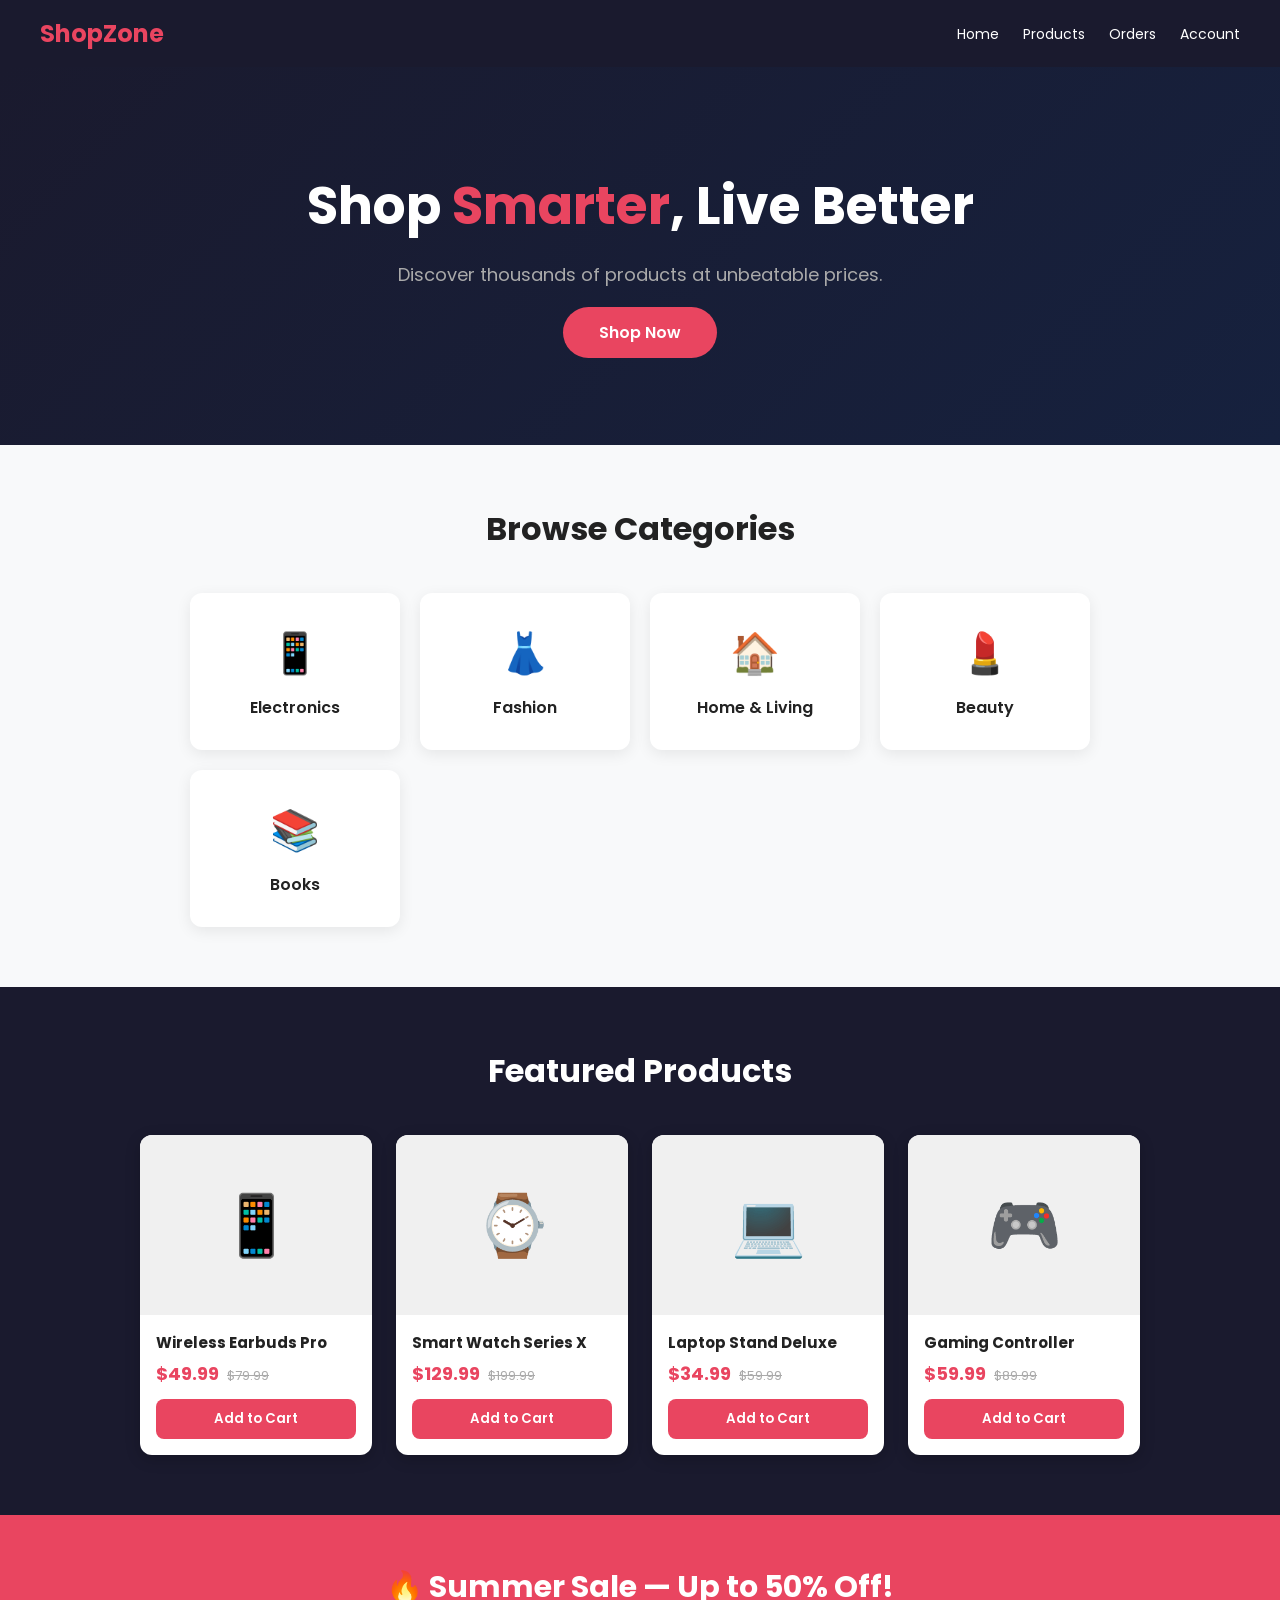
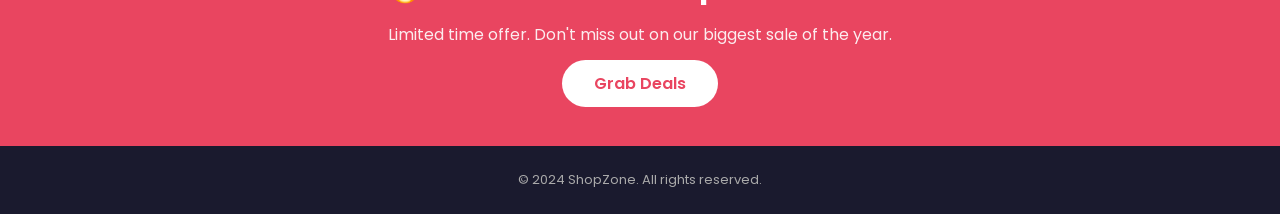
<file: src/frontend/index.html>
<!-- src/frontend/index.html -->
<!DOCTYPE html>
<html lang="en">
<head>
  <meta charset="UTF-8">
  <meta name="viewport" content="width=device-width, initial-scale=1.0">
  <title>ShopZone - Home</title>
  <link rel="stylesheet" href="style.css">
  <link href="https://fonts.googleapis.com/css2?family=Poppins:wght@300;400;600;700&display=swap" rel="stylesheet">
</head>
<body>

  <nav>
    <div class="logo">ShopZone</div>
    <ul>
      <li><a href="#">Home</a></li>
      <li><a href="../product-service/index.html">Products</a></li>
      <li><a href="../order-service/index.html">Orders</a></li>
      <li><a href="../user-service/index.html">Account</a></li>
    </ul>
  </nav>

  <section class="hero">
    <h1>Shop <span>Smarter</span>, Live Better</h1>
    <p>Discover thousands of products at unbeatable prices.</p>
    <a href="../product-service/index.html">Shop Now</a>
  </section>

  <section class="categories">
    <h2>Browse Categories</h2>
    <div class="category-grid">
      <div class="category-card"><div class="icon">📱</div><h3>Electronics</h3></div>
      <div class="category-card"><div class="icon">👗</div><h3>Fashion</h3></div>
      <div class="category-card"><div class="icon">🏠</div><h3>Home & Living</h3></div>
      <div class="category-card"><div class="icon">💄</div><h3>Beauty</h3></div>
      <div class="category-card"><div class="icon">📚</div><h3>Books</h3></div>
    </div>
  </section>

  <section class="featured">
    <h2>Featured Products</h2>
    <div class="product-grid">
      <div class="product-card">
        <div class="product-img">📱</div>
        <div class="product-info">
          <h4>Wireless Earbuds Pro</h4>
          <div><span class="price">$49.99</span><span class="old-price">$79.99</span></div>
          <button class="btn-cart">Add to Cart</button>
        </div>
      </div>
      <div class="product-card">
        <div class="product-img">⌚</div>
        <div class="product-info">
          <h4>Smart Watch Series X</h4>
          <div><span class="price">$129.99</span><span class="old-price">$199.99</span></div>
          <button class="btn-cart">Add to Cart</button>
        </div>
      </div>
      <div class="product-card">
        <div class="product-img">💻</div>
        <div class="product-info">
          <h4>Laptop Stand Deluxe</h4>
          <div><span class="price">$34.99</span><span class="old-price">$59.99</span></div>
          <button class="btn-cart">Add to Cart</button>
        </div>
      </div>
      <div class="product-card">
        <div class="product-img">🎮</div>
        <div class="product-info">
          <h4>Gaming Controller</h4>
          <div><span class="price">$59.99</span><span class="old-price">$89.99</span></div>
          <button class="btn-cart">Add to Cart</button>
        </div>
      </div>
    </div>
  </section>

  <section class="banner">
    <h2>🔥 Summer Sale — Up to 50% Off!</h2>
    <p>Limited time offer. Don't miss out on our biggest sale of the year.</p>
    <a href="../product-service/index.html">Grab Deals</a>
  </section>

  <footer>
    <p>© 2024 ShopZone. All rights reserved.</p>
  </footer>

</body>
</html>
</file>
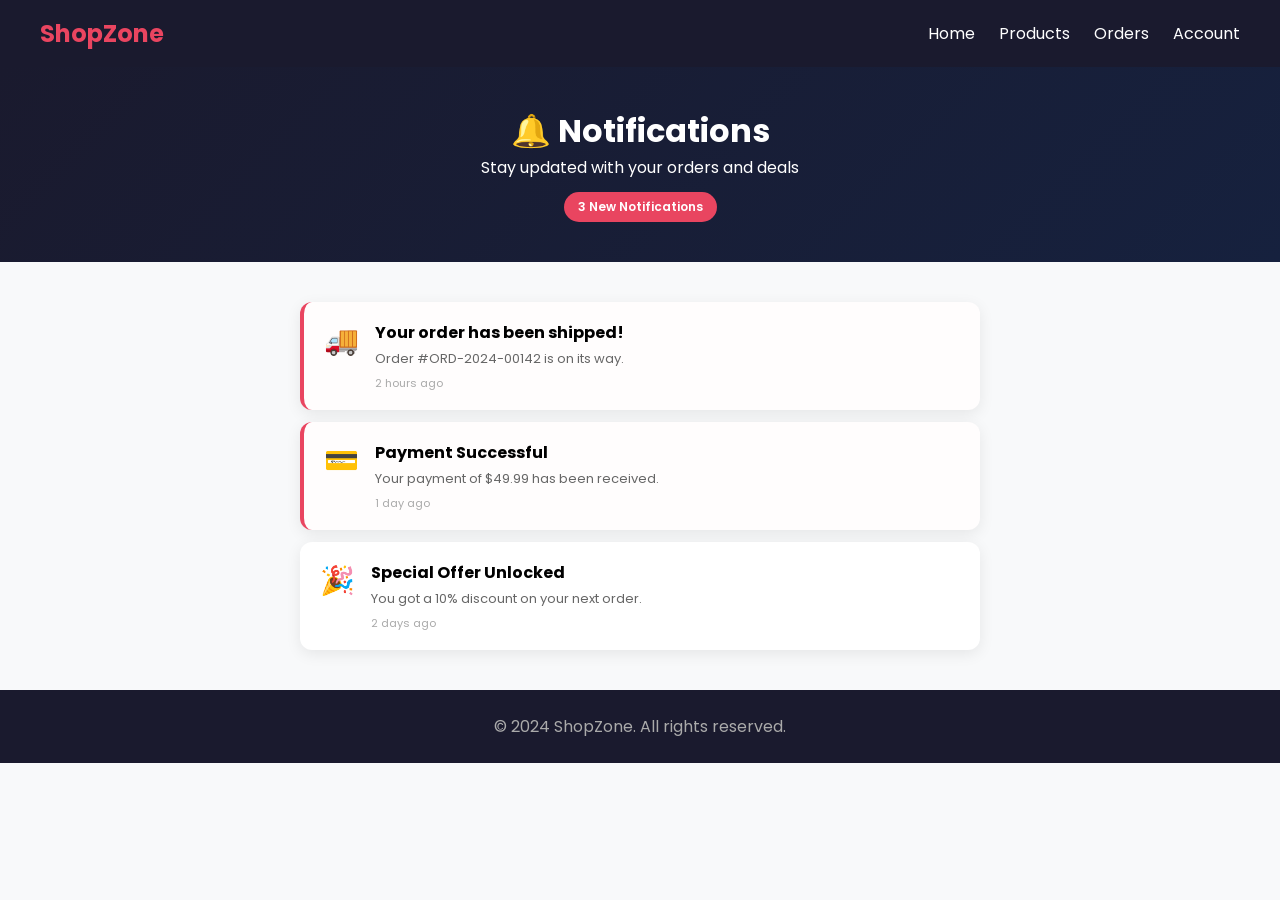
<file: src/notification-service/index.html>
<!-- src/notification-service/index.html -->

<!DOCTYPE html>
<html lang="en">
<head>
  <meta charset="UTF-8">
  <meta name="viewport" content="width=device-width, initial-scale=1.0">
  <title>ShopZone - Notifications</title>

  <link rel="stylesheet" href="style.css">
  <link href="https://fonts.googleapis.com/css2?family=Poppins:wght@300;400;600;700&display=swap" rel="stylesheet">
</head>

<body>

  <nav>
    <div class="logo">ShopZone</div>

    <ul>
      <li><a href="../frontend/index.html">Home</a></li>
      <li><a href="../product-service/index.html">Products</a></li>
      <li><a href="../order-service/index.html">Orders</a></li>
      <li><a href="../user-service/index.html">Account</a></li>
    </ul>
  </nav>

  <div class="page-header">
    <h1>🔔 Notifications</h1>
    <p>Stay updated with your orders and deals</p>

    <div class="notif-badge">
      3 New Notifications
    </div>
  </div>

  <div class="container">

    <div class="notif-card unread">
      <div class="notif-icon">🚚</div>
      <div class="notif-body">
        <h4>Your order has been shipped!</h4>
        <p>Order #ORD-2024-00142 is on its way.</p>
        <div class="notif-time">2 hours ago</div>
      </div>
    </div>

    <div class="notif-card unread">
      <div class="notif-icon">💳</div>
      <div class="notif-body">
        <h4>Payment Successful</h4>
        <p>Your payment of $49.99 has been received.</p>
        <div class="notif-time">1 day ago</div>
      </div>
    </div>

    <div class="notif-card">
      <div class="notif-icon">🎉</div>
      <div class="notif-body">
        <h4>Special Offer Unlocked</h4>
        <p>You got a 10% discount on your next order.</p>
        <div class="notif-time">2 days ago</div>
      </div>
    </div>

  </div>

  <footer>
    <p>© 2024 ShopZone. All rights reserved.</p>
  </footer>

</body>
</html>
</file>
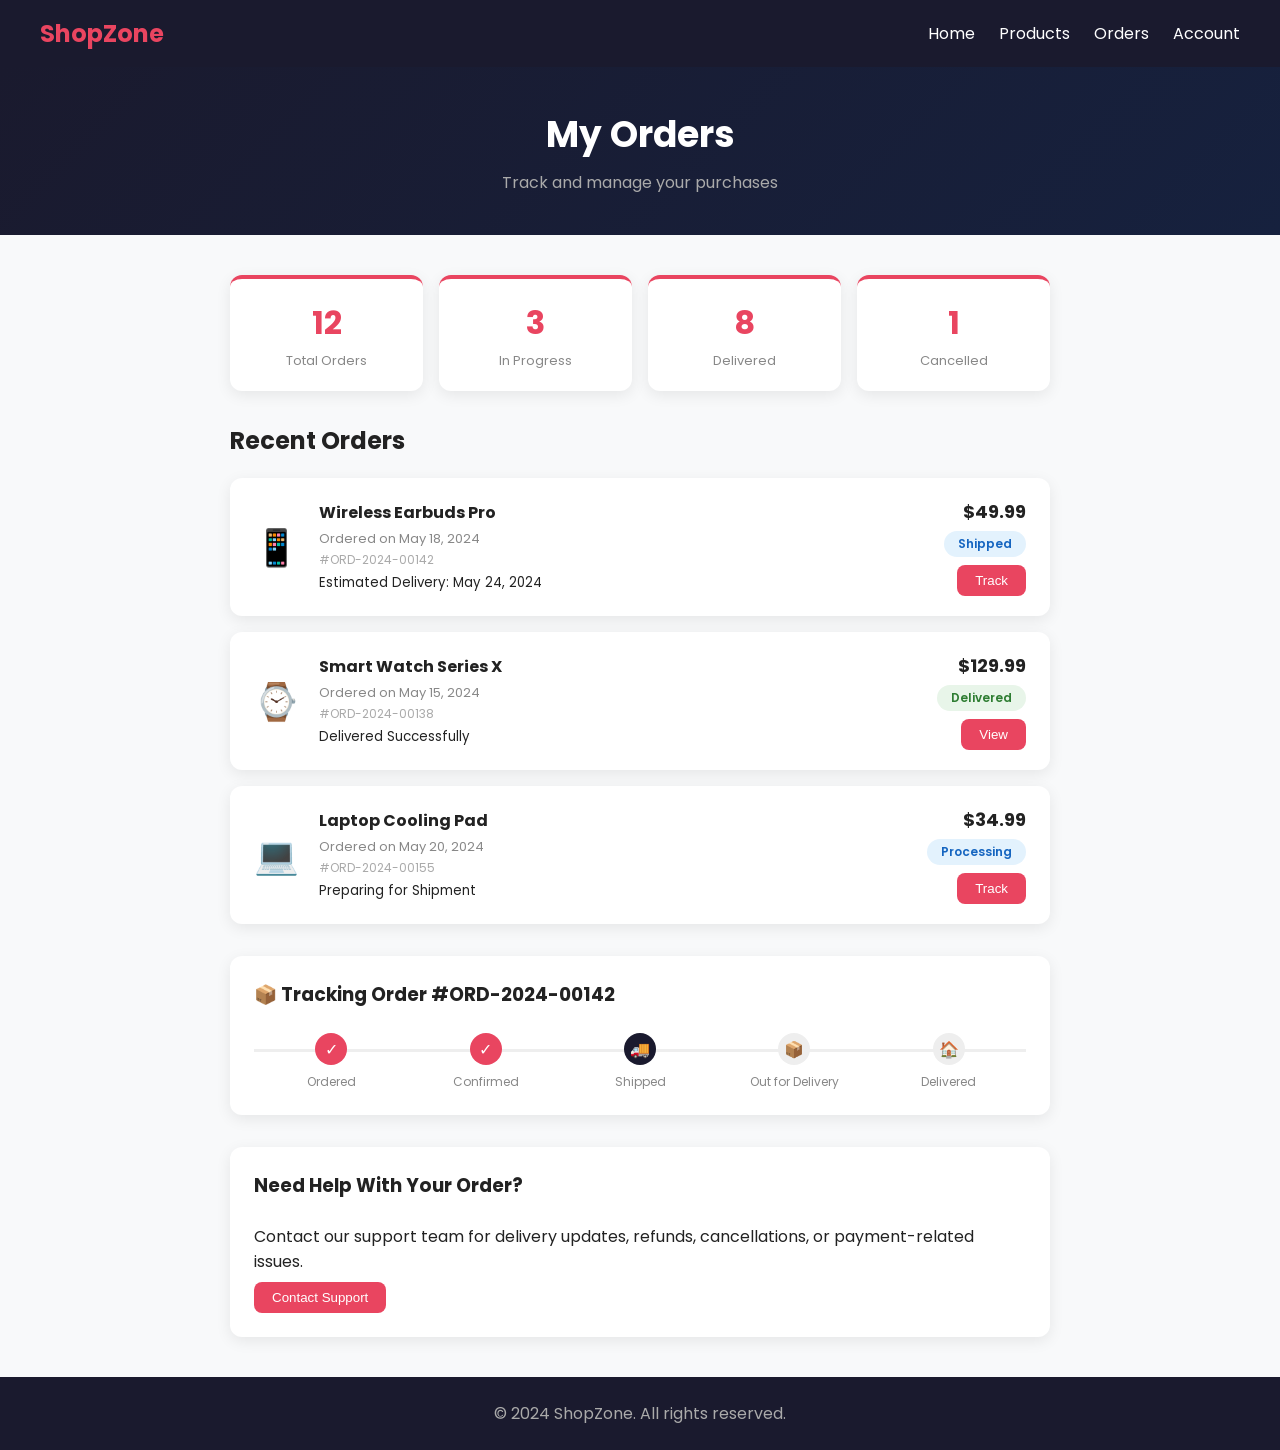
<file: src/order-service/index.html>
<!-- src/order-service/index.html -->

<!DOCTYPE html>
<html lang="en">
<head>
  <meta charset="UTF-8">
  <meta name="viewport" content="width=device-width, initial-scale=1.0">
  <title>ShopZone - Orders</title>

  <link rel="stylesheet" href="style.css">

  <link href="https://fonts.googleapis.com/css2?family=Poppins:wght@300;400;600;700&display=swap" rel="stylesheet">
</head>

<body>

  <nav>
    <div class="logo">ShopZone</div>

    <ul>
      <li><a href="../frontend/index.html">Home</a></li>
      <li><a href="../product-service/index.html">Products</a></li>
      <li><a href="#">Orders</a></li>
      <li><a href="../user-service/index.html">Account</a></li>
    </ul>
  </nav>

  <div class="page-header">
    <h1>My Orders</h1>
    <p>Track and manage your purchases</p>
  </div>

  <div class="orders-container">

    <div class="summary-cards">

      <div class="summary-card">
        <div class="number">12</div>
        <div class="label">Total Orders</div>
      </div>

      <div class="summary-card">
        <div class="number">3</div>
        <div class="label">In Progress</div>
      </div>

      <div class="summary-card">
        <div class="number">8</div>
        <div class="label">Delivered</div>
      </div>

      <div class="summary-card">
        <div class="number">1</div>
        <div class="label">Cancelled</div>
      </div>

    </div>

    <div class="orders-list">

      <h2>Recent Orders</h2>

      <div class="order-card">

        <div class="order-icon">📱</div>

        <div class="order-details">
          <h4>Wireless Earbuds Pro</h4>
          <p>Ordered on May 18, 2024</p>
          <div class="order-id">#ORD-2024-00142</div>
          <small>Estimated Delivery: May 24, 2024</small>
        </div>

        <div class="order-meta">
          <div class="order-price">$49.99</div>
          <div><span class="status shipped">Shipped</span></div>
          <button class="btn-track">Track</button>
        </div>

      </div>

      <div class="order-card">

        <div class="order-icon">⌚</div>

        <div class="order-details">
          <h4>Smart Watch Series X</h4>
          <p>Ordered on May 15, 2024</p>
          <div class="order-id">#ORD-2024-00138</div>
          <small>Delivered Successfully</small>
        </div>

        <div class="order-meta">
          <div class="order-price">$129.99</div>
          <div><span class="status delivered">Delivered</span></div>
          <button class="btn-track">View</button>
        </div>

      </div>

      <!-- New Order Card Added -->

      <div class="order-card">

        <div class="order-icon">💻</div>

        <div class="order-details">
          <h4>Laptop Cooling Pad</h4>
          <p>Ordered on May 20, 2024</p>
          <div class="order-id">#ORD-2024-00155</div>
          <small>Preparing for Shipment</small>
        </div>

        <div class="order-meta">
          <div class="order-price">$34.99</div>
          <div><span class="status shipped">Processing</span></div>
          <button class="btn-track">Track</button>
        </div>

      </div>

    </div>

    <div class="tracker">

      <h3>📦 Tracking Order #ORD-2024-00142</h3>

      <div class="track-steps">

        <div class="track-step done">
          <div class="step-dot done">✓</div>
          <p>Ordered</p>
        </div>

        <div class="track-step done">
          <div class="step-dot done">✓</div>
          <p>Confirmed</p>
        </div>

        <div class="track-step done">
          <div class="step-dot active">🚚</div>
          <p>Shipped</p>
        </div>

        <div class="track-step">
          <div class="step-dot">📦</div>
          <p>Out for Delivery</p>
        </div>

        <div class="track-step">
          <div class="step-dot">🏠</div>
          <p>Delivered</p>
        </div>

      </div>

    </div>

    <!-- Support Section Added -->

    <div class="tracker">

      <h3>Need Help With Your Order?</h3>

      <p>
        Contact our support team for delivery updates, refunds, cancellations,
        or payment-related issues.
      </p>

      <button class="btn-track">Contact Support</button>

    </div>

  </div>

  <footer>
    <p>© 2024 ShopZone. All rights reserved.</p>
  </footer>

</body>
</html>
</file>
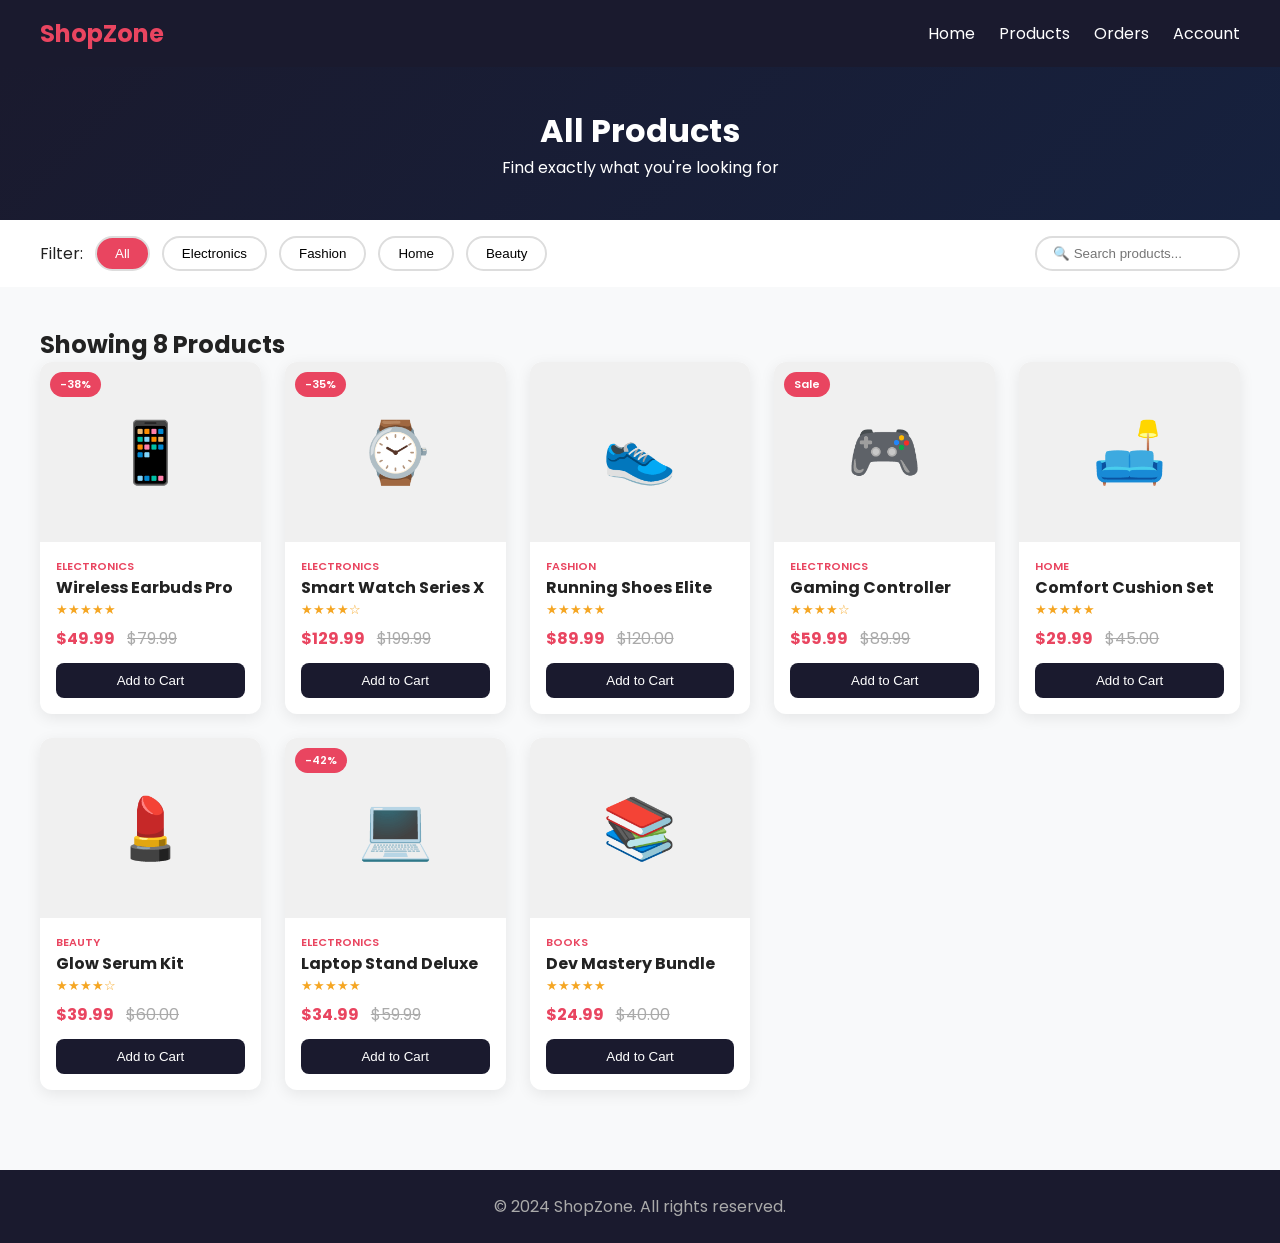
<file: src/product-service/index.html>
<!-- src/product-service/index.html -->
<!DOCTYPE html>
<html lang="en">
<head>
  <meta charset="UTF-8">
  <meta name="viewport" content="width=device-width, initial-scale=1.0">
  <title>ShopZone - Products</title>
  <link rel="stylesheet" href="style.css">
  <link href="https://fonts.googleapis.com/css2?family=Poppins:wght@300;400;600;700&display=swap" rel="stylesheet">
</head>
<body>

  <nav>
    <div class="logo">ShopZone</div>
    <ul>
      <li><a href="../frontend/index.html">Home</a></li>
      <li><a href="#">Products</a></li>
      <li><a href="../order-service/index.html">Orders</a></li>
      <li><a href="../user-service/index.html">Account</a></li>
    </ul>
  </nav>

  <div class="page-header">
    <h1>All Products</h1>
    <p>Find exactly what you're looking for</p>
  </div>

  <div class="filters">
    <span>Filter:</span>
    <button class="filter-btn active">All</button>
    <button class="filter-btn">Electronics</button>
    <button class="filter-btn">Fashion</button>
    <button class="filter-btn">Home</button>
    <button class="filter-btn">Beauty</button>
    <input class="search-box" type="text" placeholder="🔍 Search products...">
  </div>

  <section class="products-section">
    <h2>Showing 8 Products</h2>
    <div class="product-grid">

      <div class="product-card">
        <div class="product-img-wrap">
          <div class="product-img">📱</div>
          <span class="badge">-38%</span>
        </div>
        <div class="product-info">
          <div class="category">Electronics</div>
          <h4>Wireless Earbuds Pro</h4>
          <div class="stars">★★★★★</div>
          <span class="price">$49.99</span>
          <span class="old-price">$79.99</span>
          <button class="btn-cart">Add to Cart</button>
        </div>
      </div>

      <div class="product-card">
        <div class="product-img-wrap">
          <div class="product-img">⌚</div>
          <span class="badge">-35%</span>
        </div>
        <div class="product-info">
          <div class="category">Electronics</div>
          <h4>Smart Watch Series X</h4>
          <div class="stars">★★★★☆</div>
          <span class="price">$129.99</span>
          <span class="old-price">$199.99</span>
          <button class="btn-cart">Add to Cart</button>
        </div>
      </div>

      <div class="product-card">
        <div class="product-img-wrap">
          <div class="product-img">👟</div>
        </div>
        <div class="product-info">
          <div class="category">Fashion</div>
          <h4>Running Shoes Elite</h4>
          <div class="stars">★★★★★</div>
          <span class="price">$89.99</span>
          <span class="old-price">$120.00</span>
          <button class="btn-cart">Add to Cart</button>
        </div>
      </div>

      <div class="product-card">
        <div class="product-img-wrap">
          <div class="product-img">🎮</div>
          <span class="badge">Sale</span>
        </div>
        <div class="product-info">
          <div class="category">Electronics</div>
          <h4>Gaming Controller</h4>
          <div class="stars">★★★★☆</div>
          <span class="price">$59.99</span>
          <span class="old-price">$89.99</span>
          <button class="btn-cart">Add to Cart</button>
        </div>
      </div>

      <div class="product-card">
        <div class="product-img-wrap">
          <div class="product-img">🛋️</div>
        </div>
        <div class="product-info">
          <div class="category">Home</div>
          <h4>Comfort Cushion Set</h4>
          <div class="stars">★★★★★</div>
          <span class="price">$29.99</span>
          <span class="old-price">$45.00</span>
          <button class="btn-cart">Add to Cart</button>
        </div>
      </div>

      <div class="product-card">
        <div class="product-img-wrap">
          <div class="product-img">💄</div>
        </div>
        <div class="product-info">
          <div class="category">Beauty</div>
          <h4>Glow Serum Kit</h4>
          <div class="stars">★★★★☆</div>
          <span class="price">$39.99</span>
          <span class="old-price">$60.00</span>
          <button class="btn-cart">Add to Cart</button>
        </div>
      </div>

      <div class="product-card">
        <div class="product-img-wrap">
          <div class="product-img">💻</div>
          <span class="badge">-42%</span>
        </div>
        <div class="product-info">
          <div class="category">Electronics</div>
          <h4>Laptop Stand Deluxe</h4>
          <div class="stars">★★★★★</div>
          <span class="price">$34.99</span>
          <span class="old-price">$59.99</span>
          <button class="btn-cart">Add to Cart</button>
        </div>
      </div>

      <div class="product-card">
        <div class="product-img-wrap">
          <div class="product-img">📚</div>
        </div>
        <div class="product-info">
          <div class="category">Books</div>
          <h4>Dev Mastery Bundle</h4>
          <div class="stars">★★★★★</div>
          <span class="price">$24.99</span>
          <span class="old-price">$40.00</span>
          <button class="btn-cart">Add to Cart</button>
        </div>
      </div>

    </div>
  </section>

  <footer>
    <p>© 2024 ShopZone. All rights reserved.</p>
  </footer>

  <script src="script.js"></script>
</body>
</html>
</file>
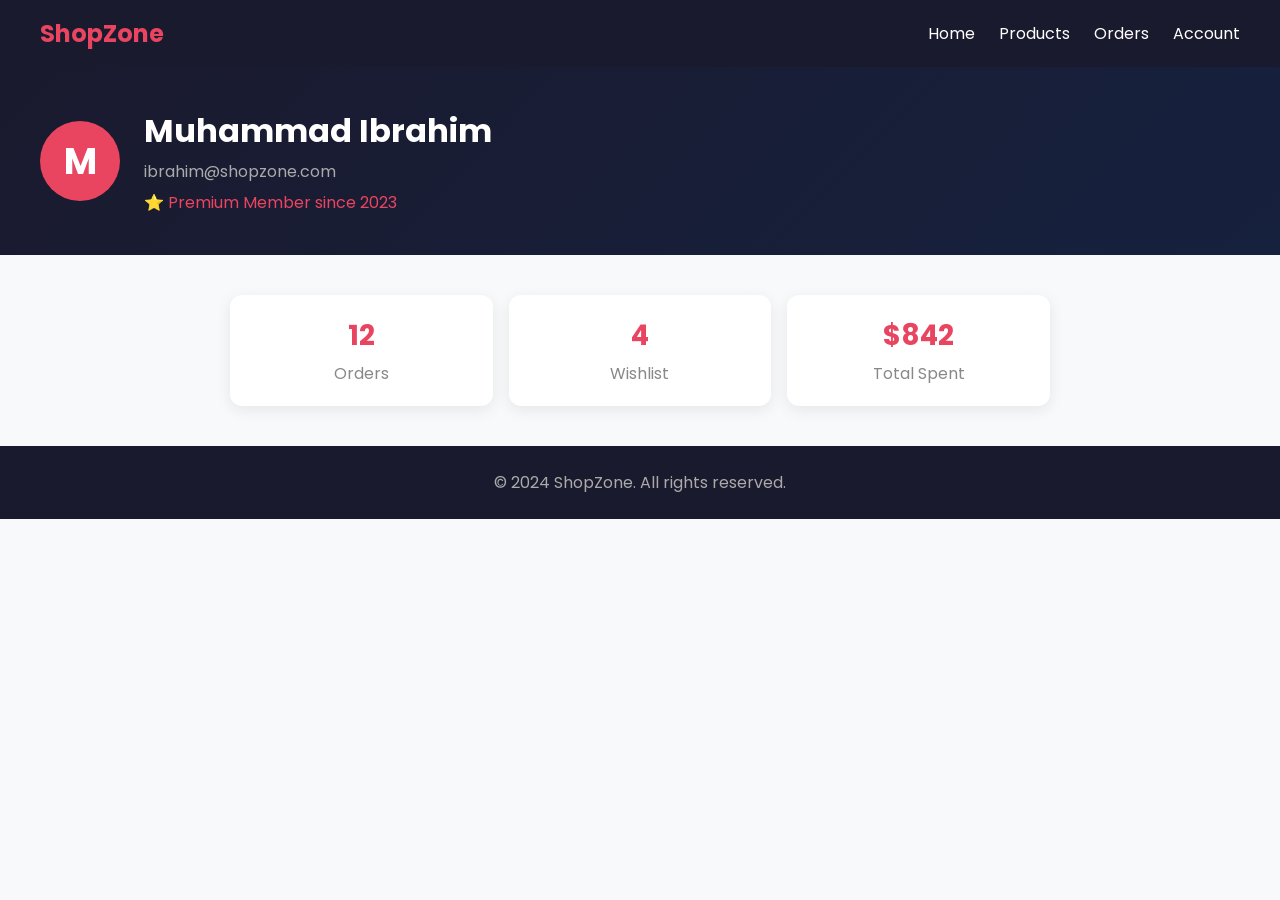
<file: src/user-service/index.html>
<!-- src/user-service/index.html -->

<!DOCTYPE html>
<html lang="en">
<head>
  <meta charset="UTF-8">
  <meta name="viewport" content="width=device-width, initial-scale=1.0">
  <title>ShopZone - My Account</title>

  <link rel="stylesheet" href="style.css">

  <link href="https://fonts.googleapis.com/css2?family=Poppins:wght@300;400;600;700&display=swap" rel="stylesheet">
</head>

<body>

  <nav>
    <div class="logo">ShopZone</div>

    <ul>
      <li><a href="../frontend/index.html">Home</a></li>
      <li><a href="../product-service/index.html">Products</a></li>
      <li><a href="../order-service/index.html">Orders</a></li>
      <li><a href="#">Account</a></li>
    </ul>
  </nav>

  <div class="profile-header">

    <div class="avatar">M</div>

    <div class="profile-info">
      <h1>Muhammad Ibrahim</h1>
      <p>ibrahim@shopzone.com</p>
      <div class="member">⭐ Premium Member since 2023</div>
    </div>

  </div>

  <div class="container">

    <div class="stats">

      <div class="stat-card">
        <div class="num">12</div>
        <div class="lbl">Orders</div>
      </div>

      <div class="stat-card">
        <div class="num">4</div>
        <div class="lbl">Wishlist</div>
      </div>

      <div class="stat-card">
        <div class="num">$842</div>
        <div class="lbl">Total Spent</div>
      </div>

    </div>

  </div>

  <footer>
    <p>© 2024 ShopZone. All rights reserved.</p>
  </footer>

</body>
</html>
</file>
<file: src/frontend/style.css>
*{
  margin:0;
  padding:0;
  box-sizing:border-box;
}

body{
  font-family:'Poppins',sans-serif;
  background:#f8f9fa;
  color:#222;
}

nav{
  background:#1a1a2e;
  color:white;
  padding:16px 40px;
  display:flex;
  justify-content:space-between;
  align-items:center;
}

nav .logo{
  font-size:24px;
  font-weight:700;
  color:#e94560;
}

nav ul{
  list-style:none;
  display:flex;
  gap:24px;
}

nav ul a{
  color:white;
  text-decoration:none;
  font-size:14px;
}

nav ul a:hover{
  color:#e94560;
}

.hero{
  background:linear-gradient(135deg,#1a1a2e,#16213e);
  color:white;
  text-align:center;
  padding:100px 20px;
}

.hero h1{
  font-size:52px;
  font-weight:700;
  margin-bottom:16px;
}

.hero h1 span{
  color:#e94560;
}

.hero p{
  font-size:18px;
  color:#aaa;
  margin-bottom:32px;
}

.hero a{
  background:#e94560;
  color:white;
  padding:14px 36px;
  border-radius:30px;
  text-decoration:none;
  font-weight:600;
  transition:0.3s;
}

.hero a:hover{
  background:#c73652;
}

.categories{
  padding:60px 40px;
  text-align:center;
}

.categories h2{
  font-size:32px;
  margin-bottom:40px;
}

.category-grid{
  display:grid;
  grid-template-columns:repeat(auto-fit,minmax(180px,1fr));
  gap:20px;
  max-width:900px;
  margin:auto;
}

.category-card{
  background:white;
  border-radius:12px;
  padding:30px 20px;
  box-shadow:0 4px 15px rgba(0,0,0,0.08);
  transition:0.3s;
  cursor:pointer;
}

.category-card:hover{
  transform:translateY(-6px);
}

.category-card .icon{
  font-size:40px;
  margin-bottom:12px;
}

.category-card h3{
  font-size:16px;
  font-weight:600;
}

.featured{
  background:#1a1a2e;
  padding:60px 40px;
  text-align:center;
}

.featured h2{
  color:white;
  font-size:32px;
  margin-bottom:40px;
}

.product-grid{
  display:grid;
  grid-template-columns:repeat(auto-fit,minmax(220px,1fr));
  gap:24px;
  max-width:1000px;
  margin:auto;
}

.product-card{
  background:white;
  border-radius:12px;
  overflow:hidden;
  box-shadow:0 4px 15px rgba(0,0,0,0.2);
  transition:0.3s;
}

.product-card:hover{
  transform:translateY(-6px);
}

.product-img{
  height:180px;
  display:flex;
  align-items:center;
  justify-content:center;
  font-size:60px;
  background:#f0f0f0;
}

.product-info{
  padding:16px;
  text-align:left;
}

.product-info h4{
  font-size:15px;
  margin-bottom:6px;
}

.price{
  color:#e94560;
  font-weight:700;
  font-size:18px;
}

.old-price{
  color:#aaa;
  text-decoration:line-through;
  font-size:13px;
  margin-left:8px;
}

.btn-cart{
  width:100%;
  margin-top:12px;
  padding:10px;
  background:#e94560;
  color:white;
  border:none;
  border-radius:8px;
  cursor:pointer;
  font-family:'Poppins',sans-serif;
  font-weight:600;
}

.btn-cart:hover{
  background:#c73652;
}

.banner{
  background:#e94560;
  color:white;
  text-align:center;
  padding:50px 20px;
}

.banner h2{
  font-size:30px;
  margin-bottom:12px;
}

.banner p{
  font-size:16px;
  margin-bottom:24px;
  opacity:0.9;
}

.banner a{
  background:white;
  color:#e94560;
  padding:12px 32px;
  border-radius:30px;
  text-decoration:none;
  font-weight:600;
}

footer{
  background:#1a1a2e;
  color:#aaa;
  text-align:center;
  padding:24px;
  font-size:13px;
}
</file>
<file: src/notification-service/style.css>
/* src/notification-service/style.css */

* {
  margin: 0;
  padding: 0;
  box-sizing: border-box;
}

body {
  font-family: 'Poppins', sans-serif;
  background: #f8f9fa;
}

/* NAVBAR */
nav {
  background: #1a1a2e;
  color: white;
  padding: 16px 40px;
  display: flex;
  justify-content: space-between;
  align-items: center;
}

.logo {
  color: #e94560;
  font-size: 24px;
  font-weight: 700;
}

nav ul {
  list-style: none;
  display: flex;
  gap: 24px;
}

nav ul a {
  color: white;
  text-decoration: none;
}

/* HEADER */
.page-header {
  background: linear-gradient(135deg, #1a1a2e, #16213e);
  color: white;
  padding: 40px;
  text-align: center;
}

.notif-badge {
  margin-top: 12px;
  display: inline-block;
  background: #e94560;
  color: white;
  padding: 6px 14px;
  border-radius: 20px;
  font-size: 12px;
  font-weight: 600;
}

/* CONTAINER */
.container {
  max-width: 720px;
  margin: 40px auto;
  padding: 0 20px;
}

/* NOTIFICATION CARD */
.notif-card {
  background: white;
  border-radius: 12px;
  padding: 18px 20px;
  display: flex;
  gap: 16px;
  margin-bottom: 12px;
  box-shadow: 0 4px 15px rgba(0, 0, 0, 0.08);
  transition: 0.2s ease;
}

.notif-card:hover {
  transform: translateY(-2px);
}

/* UNREAD STYLE */
.notif-card.unread {
  border-left: 4px solid #e94560;
  background: #fffdfd;
}

/* ICON */
.notif-icon {
  font-size: 28px;
}

/* TEXT */
.notif-body h4 {
  margin-bottom: 4px;
}

.notif-body p {
  color: #666;
  font-size: 13px;
}

.notif-time {
  color: #aaa;
  font-size: 11px;
  margin-top: 6px;
}

/* FOOTER */
footer {
  background: #1a1a2e;
  color: #aaa;
  text-align: center;
  padding: 24px;
  margin-top: 40px;
}
</file>
<file: src/order-service/style.css>
/* src/order-service/style.css */

*{
  margin:0;
  padding:0;
  box-sizing:border-box;
}

body{
  font-family:'Poppins',sans-serif;
  background:#f8f9fa;
  color:#222;
}

nav{
  background:#1a1a2e;
  color:white;
  padding:16px 40px;
  display:flex;
  justify-content:space-between;
  align-items:center;
}

nav .logo{
  font-size:24px;
  font-weight:700;
  color:#e94560;
}

nav ul{
  list-style:none;
  display:flex;
  gap:24px;
}

nav ul a{
  color:white;
  text-decoration:none;
}

nav ul a:hover{
  color:#e94560;
}

.page-header{
  background:linear-gradient(135deg,#1a1a2e,#16213e);
  color:white;
  padding:40px;
  text-align:center;
}

.page-header h1{
  font-size:36px;
}

.page-header p{
  color:#aaa;
  margin-top:8px;
}

.orders-container{
  max-width:860px;
  margin:40px auto;
  padding:0 20px;
}

.summary-cards{
  display:grid;
  grid-template-columns:repeat(auto-fit,minmax(180px,1fr));
  gap:16px;
  margin-bottom:32px;
}

.summary-card{
  background:white;
  border-radius:12px;
  padding:20px;
  text-align:center;
  box-shadow:0 4px 15px rgba(0,0,0,0.08);
  border-top:4px solid #e94560;
}

.summary-card .number{
  font-size:32px;
  font-weight:700;
  color:#e94560;
}

.summary-card .label{
  font-size:13px;
  color:#888;
  margin-top:4px;
}

.orders-list h2{
  margin-bottom:20px;
}

.order-card{
  background:white;
  border-radius:12px;
  padding:20px 24px;
  display:flex;
  gap:20px;
  align-items:center;
  flex-wrap:wrap;
  margin-bottom:16px;
  box-shadow:0 4px 15px rgba(0,0,0,0.08);
}

.order-icon{
  font-size:36px;
}

.order-details{
  flex:1;
}

.order-details h4{
  margin-bottom:4px;
}

.order-details p{
  font-size:13px;
  color:#888;
}

.order-id{
  font-size:12px;
  color:#aaa;
  margin-top:2px;
}

.order-meta{
  text-align:right;
}

.order-price{
  font-size:18px;
  font-weight:700;
}

.status{
  display:inline-block;
  padding:4px 14px;
  border-radius:20px;
  font-size:12px;
  font-weight:600;
  margin-top:6px;
}

.status.delivered{
  background:#e8f5e9;
  color:#2e7d32;
}

.status.shipped{
  background:#e3f2fd;
  color:#1565c0;
}

.btn-track{
  padding:8px 18px;
  background:#e94560;
  color:white;
  border:none;
  border-radius:8px;
  cursor:pointer;
  margin-top:8px;
}

.btn-track:hover{
  background:#c73652;
}

.tracker{
  background:white;
  border-radius:12px;
  padding:24px;
  margin-top:32px;
  box-shadow:0 4px 15px rgba(0,0,0,0.08);
}

.tracker h3{
  margin-bottom:24px;
}

.track-steps{
  display:flex;
  justify-content:space-between;
  position:relative;
}

.track-steps::before{
  content:'';
  position:absolute;
  top:16px;
  left:0;
  right:0;
  height:3px;
  background:#eee;
  z-index:0;
}

.track-step{
  text-align:center;
  flex:1;
  position:relative;
  z-index:1;
}

.step-dot{
  width:32px;
  height:32px;
  border-radius:50%;
  background:#eee;
  margin:0 auto 8px;
  display:flex;
  align-items:center;
  justify-content:center;
}

.step-dot.done{
  background:#e94560;
  color:white;
}

.step-dot.active{
  background:#1a1a2e;
  color:white;
}

.track-step p{
  font-size:12px;
  color:#888;
}

footer{
  background:#1a1a2e;
  color:#aaa;
  text-align:center;
  padding:24px;
  margin-top:40px;
}
</file>
<file: src/product-service/style.css>
/* src/product-service/style.css */

*{
  margin:0;
  padding:0;
  box-sizing:border-box;
}
body{
  font-family:'Poppins',sans-serif;
  background:#f8f9fa;
  color:#222;
}
nav{
  background:#1a1a2e;
  color:white;
  padding:16px 40px;
  display:flex;
  justify-content:space-between;
  align-items:center;
}
nav .logo{
  font-size:24px;
  font-weight:700;
  color:#e94560;
}
nav ul{
  list-style:none;
  display:flex;
  gap:24px;
}
nav ul a{
  color:white;
  text-decoration:none;
}
.page-header{
  background:linear-gradient(135deg,#1a1a2e,#16213e);
  color:white;
  padding:40px;
  text-align:center;
}
.filters{
  background:white;
  padding:16px 40px;
  display:flex;
  gap:12px;
  flex-wrap:wrap;
  align-items:center;
}
.filter-btn{
  padding:8px 18px;
  border:2px solid #ddd;
  border-radius:20px;
  background:white;
  cursor:pointer;
}
.filter-btn.active{
  background:#e94560;
  color:white;
}
.search-box{
  margin-left:auto;
  padding:8px 16px;
  border:2px solid #ddd;
  border-radius:20px;
}
.products-section{
  padding:40px;
}
.product-grid{
  display:grid;
  grid-template-columns:repeat(auto-fill,minmax(220px,1fr));
  gap:24px;
}
.product-card{
  background:white;
  border-radius:12px;
  overflow:hidden;
  box-shadow:0 4px 15px rgba(0,0,0,0.08);
}
.product-img{
  height:180px;
  display:flex;
  align-items:center;
  justify-content:center;
  font-size:60px;
  background:#f0f0f0;
}
.product-info{
  padding:16px;
}
.price{
  color:#e94560;
  font-weight:700;
}
.old-price{
  color:#aaa;
  text-decoration:line-through;
  margin-left:8px;
}
.btn-cart{
  width:100%;
  margin-top:12px;
  padding:10px;
  background:#1a1a2e;
  color:white;
  border:none;
  border-radius:8px;
  cursor:pointer;
}
footer{
  background:#1a1a2e;
  color:#aaa;
  text-align:center;
  padding:24px;
  margin-top:40px;
}

/* --- new rules added for badge / category / stars on product cards --- */
.product-img-wrap {
  position: relative;
}
.badge {
  position: absolute;
  top: 10px;
  left: 10px;
  background: #e94560;
  color: white;
  font-size: 11px;
  padding: 4px 10px;
  border-radius: 20px;
  font-weight: 600;
}
.category {
  font-size: 11px;
  color: #e94560;
  font-weight: 600;
  text-transform: uppercase;
}
.stars {
  color: #f5a623;
  font-size: 13px;
  margin-bottom: 6px;
}
</file>
<file: src/user-service/style.css>
/* src/user-service/style.css */

*{
  margin:0;
  padding:0;
  box-sizing:border-box;
}

body{
  font-family:'Poppins',sans-serif;
  background:#f8f9fa;
}

nav{
  background:#1a1a2e;
  color:white;
  padding:16px 40px;
  display:flex;
  justify-content:space-between;
  align-items:center;
}

.logo{
  font-size:24px;
  font-weight:700;
  color:#e94560;
}

nav ul{
  display:flex;
  list-style:none;
  gap:24px;
}

nav ul a{
  color:white;
  text-decoration:none;
}

.profile-header{
  background:linear-gradient(135deg,#1a1a2e,#16213e);
  padding:40px;
  display:flex;
  align-items:center;
  gap:24px;
}

.avatar{
  width:80px;
  height:80px;
  border-radius:50%;
  background:#e94560;
  display:flex;
  align-items:center;
  justify-content:center;
  color:white;
  font-size:36px;
  font-weight:700;
}

.profile-info h1{
  color:white;
}

.profile-info p{
  color:#aaa;
  margin-top:4px;
}

.member{
  color:#e94560;
  margin-top:6px;
}

.container{
  max-width:860px;
  margin:40px auto;
  padding:0 20px;
}

.stats{
  display:grid;
  grid-template-columns:repeat(auto-fit,minmax(160px,1fr));
  gap:16px;
}

.stat-card{
  background:white;
  border-radius:12px;
  padding:20px;
  text-align:center;
  box-shadow:0 4px 15px rgba(0,0,0,0.08);
}

.num{
  font-size:28px;
  font-weight:700;
  color:#e94560;
}

.lbl{
  color:#888;
  margin-top:4px;
}

footer{
  background:#1a1a2e;
  color:#aaa;
  text-align:center;
  padding:24px;
  margin-top:40px;
}
</file>
